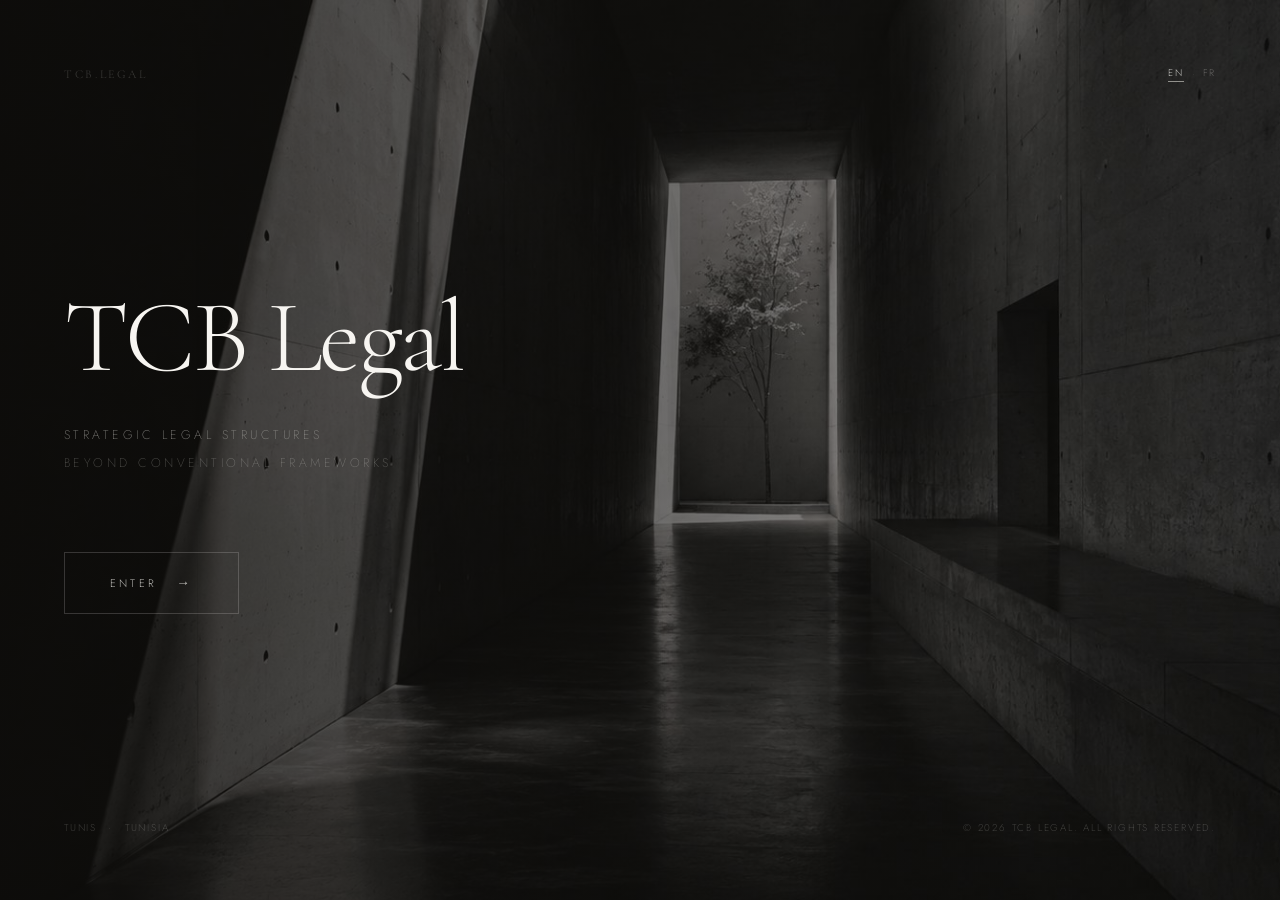
<file: index.html>
<!DOCTYPE html>
<html lang="en">

<head>
  <meta charset="UTF-8" />
  <meta name="viewport" content="width=device-width, initial-scale=1.0" />
  <meta name="description" content="TCB Legal — Strategic legal structures beyond conventional frameworks." />
  <title>TCB Legal</title>
  <link rel="stylesheet" href="style.css" />
</head>

<body class="is-entry">

  <div class="entry-bg" aria-hidden="true"></div>

  <header style="position:relative;z-index:1;display:flex;justify-content:space-between;align-items:center;">
    <span
      style="font-family:'Cormorant Garamond',serif;font-size:0.75rem;font-weight:300;letter-spacing:0.22em;text-transform:uppercase;color:rgba(247,245,241,0.2);">tcb.legal</span>
    <div class="entry-lang">
      <button class="lang-btn active" data-lang="en" onclick="TCB.setLang('en')">EN</button>
      <span class="lang-dot">&middot;</span>
      <button class="lang-btn" data-lang="fr" onclick="TCB.setLang('fr')">FR</button>
    </div>
  </header>

  <main class="entry-main">
    <h1 class="entry-wordmark">TCB Legal</h1>
    <div class="entry-tagline">
      <span data-i18n="entry.tag1">Strategic legal structures</span>
      <span data-i18n="entry.tag2">Beyond conventional frameworks</span>
    </div>
    <div class="entry-cta">
      <a href="home.html" class="btn-enter">
        <span data-i18n="entry.enter">Enter</span>
        <span class="btn-enter-arrow">→</span>
      </a>
    </div>
  </main>

  <footer class="entry-bottom">
    <span data-i18n="entry.location">Tunis &ensp;&middot;&ensp; Tunisia</span>
    <span data-i18n="footer.rights">&copy; 2025 TCB Legal. All rights reserved.</span>
  </footer>

  <script src="translations.js"></script>
  <script>
    /* minimal bootstrap for entry page */
    window.TCB = window.TCB || {};
    (function () {
      var lang = localStorage.getItem('tcb-lang') || 'en';
      function t(k) { var d = window.TCB_LANG && window.TCB_LANG[lang]; return (d && d[k] !== undefined) ? d[k] : k; }
      function apply() {
        document.querySelectorAll('[data-i18n]').forEach(function (el) { el.innerHTML = t(el.dataset.i18n); });
        document.documentElement.lang = lang;
        document.querySelectorAll('.lang-btn').forEach(function (b) { b.classList.toggle('active', b.dataset.lang === lang); });
      }
      window.TCB.setLang = function (l) { lang = l; localStorage.setItem('tcb-lang', l); apply(); };
      apply();
    })();
  </script>
</body>

</html>
</file>
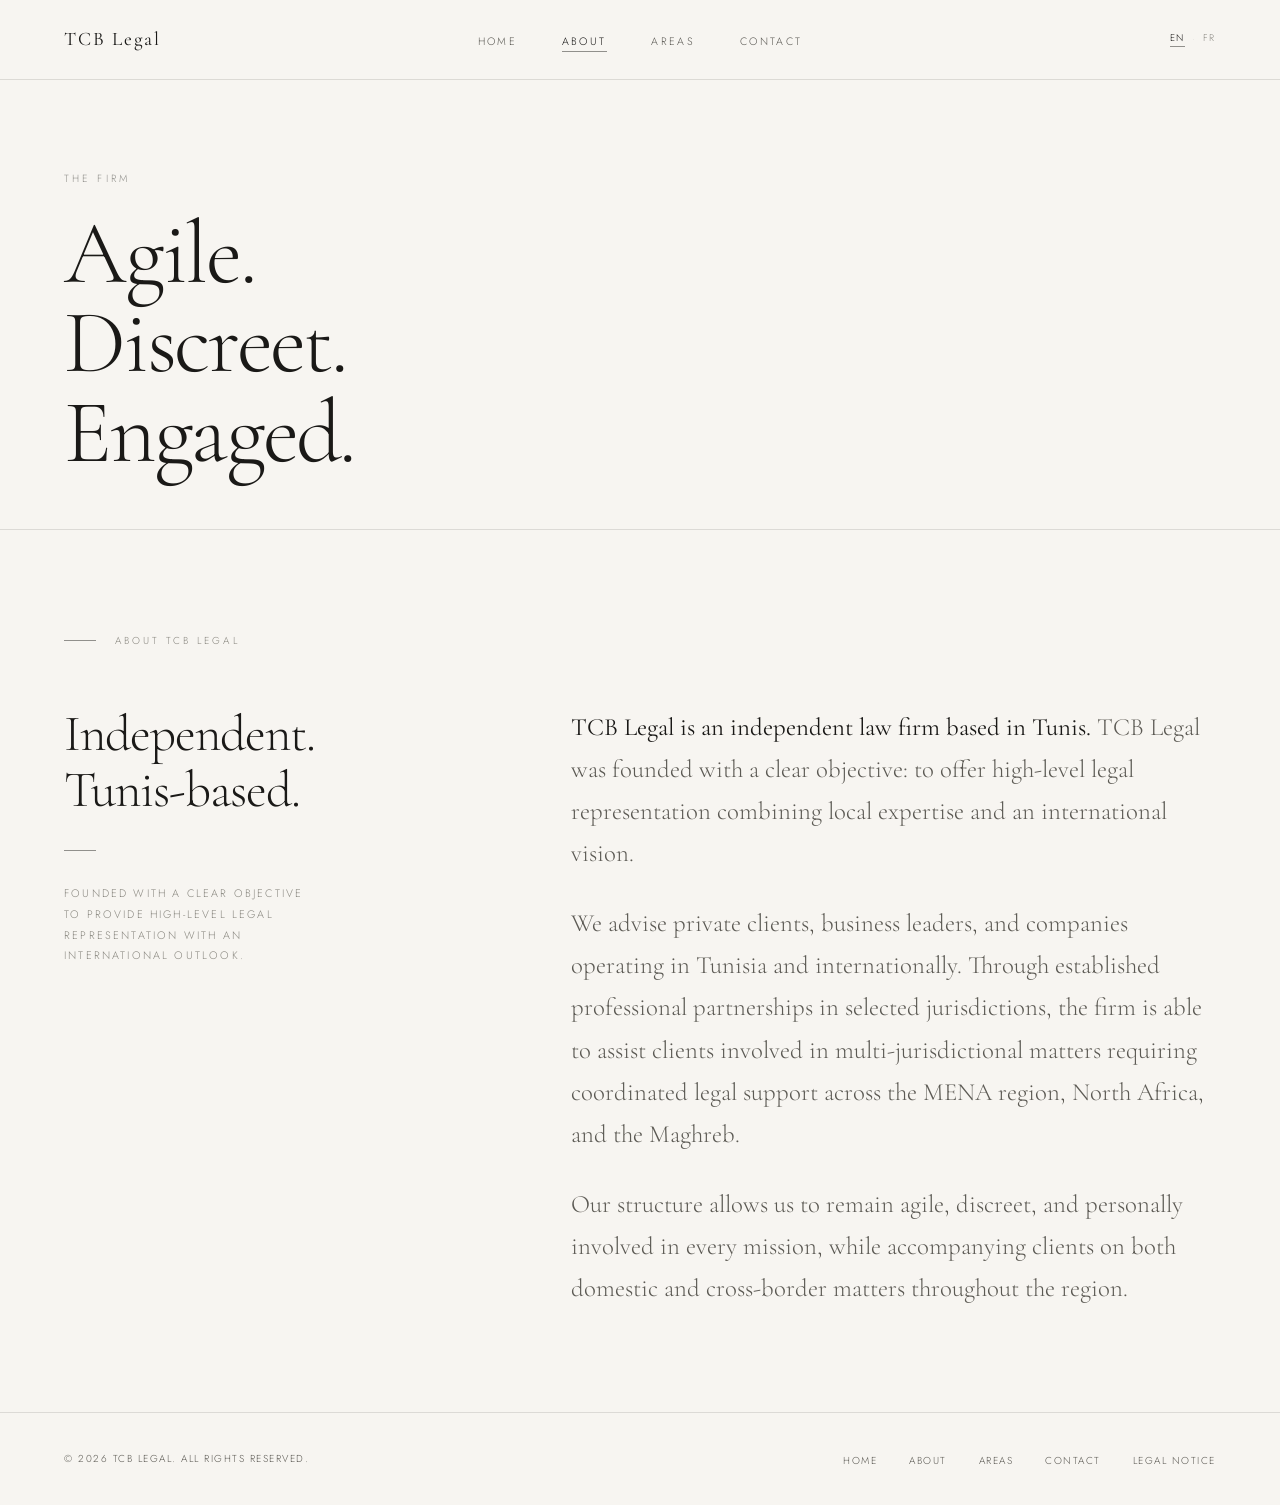
<file: about.html>
<!DOCTYPE html>
<html lang="en">
<head>
  <meta charset="UTF-8" />
  <meta name="viewport" content="width=device-width, initial-scale=1.0" />
  <title>The Firm — TCB Legal</title>
  <link rel="stylesheet" href="style.css" />
</head>
<body>
  <div id="site-nav"></div>
  <div class="page">

    <header class="page-header">
      <p class="page-eyebrow reveal" data-i18n="about.eyebrow">The Firm</p>
      <h1 class="page-title reveal reveal-delay-1" data-i18n="about.title">Agile.<br>Discreet.<br>Engaged.</h1>
    </header>

    <section class="section">
      <div class="section-label reveal" data-i18n="about.section">About TCB Legal</div>
      <div class="about-body">

        <aside class="about-aside reveal">
          <div class="about-aside-title" data-i18n="about.aside.title">Independent.<br>Tunis-based.</div>
          <div class="about-aside-line"></div>
          <p class="about-aside-note" data-i18n="about.aside.note">Founded with a clear objective<br>to provide high-level legal<br>representation with an<br>international outlook.</p>
        </aside>

        <div class="about-content">
          <p class="reveal" data-i18n="about.p1"><strong>TCB Legal is an independent law firm based in Tunis.</strong> TCB Legal was founded with a clear objective: to offer high-level legal representation combining local expertise and an international vision.</p>
          <br>
          <p class="reveal reveal-delay-1" data-i18n="about.p2">We advise private clients, business leaders, and companies operating in Tunisia and internationally. Through established professional partnerships in selected jurisdictions, the firm is able to assist clients involved in multi-jurisdictional matters requiring coordinated legal support across the MENA region, North Africa, and the Maghreb.</p>
          <br>
          <p class="reveal reveal-delay-2" data-i18n="about.p3">Our structure allows us to remain agile, discreet, and personally involved in every mission, while accompanying clients on both domestic and cross-border matters throughout the region.</p>
        </div>

      </div>
    </section>

  </div>
  <div id="site-footer"></div>
  <script src="translations.js"></script>
  <script src="components.js"></script>
  <script src="main.js"></script>
</body>
</html>
</file>
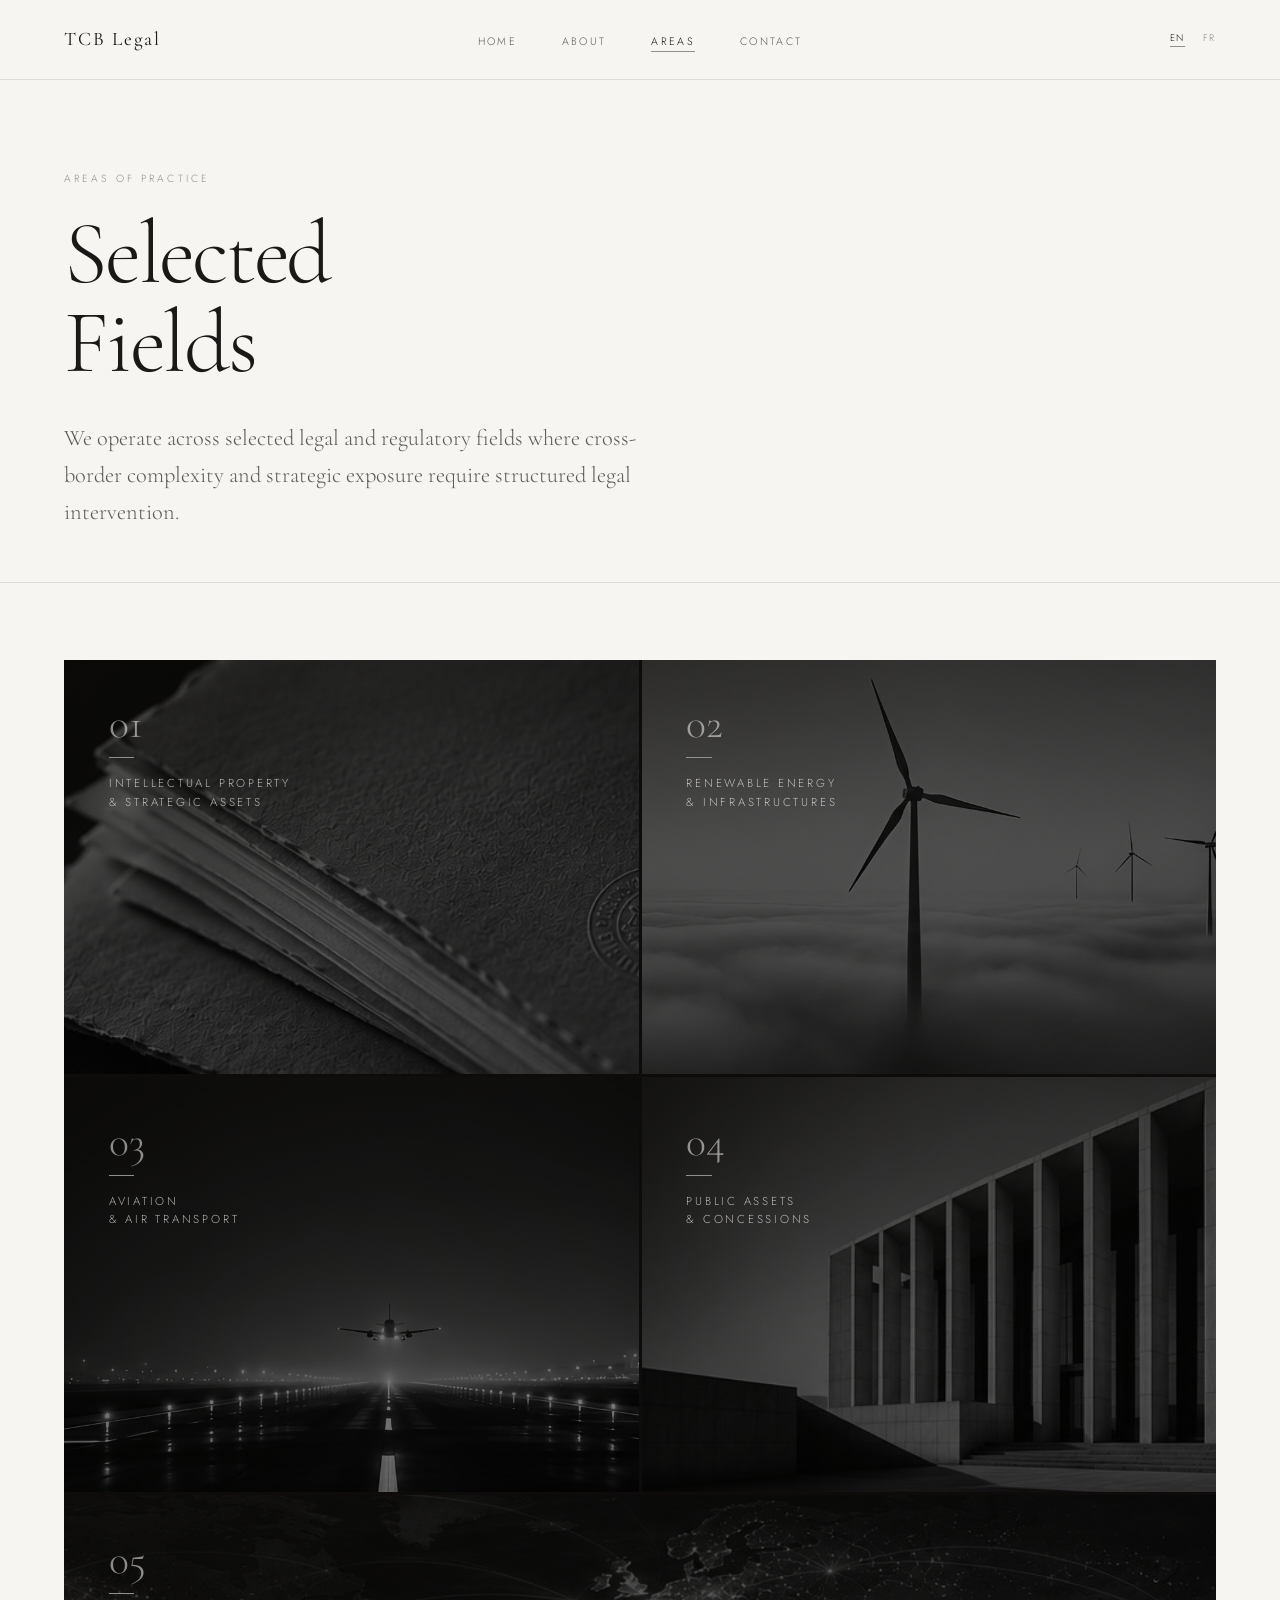
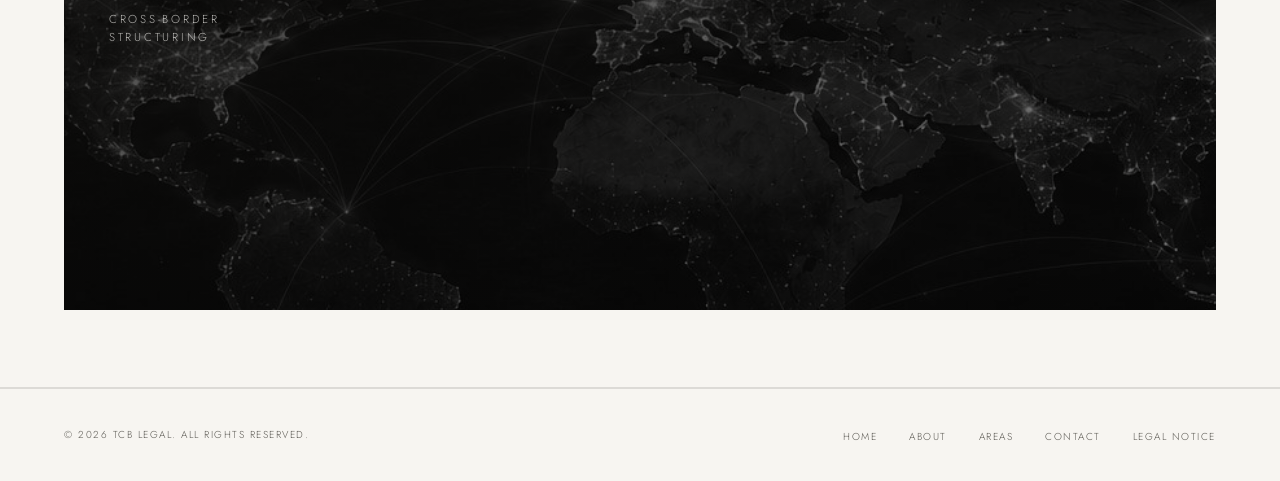
<file: areas.html>
<!DOCTYPE html>
<html lang="en">
<head>
  <meta charset="UTF-8" />
  <meta name="viewport" content="width=device-width, initial-scale=1.0" />
  <title>Areas — TCB Legal</title>
  <link rel="stylesheet" href="style.css" />
</head>
<body>
  <div id="site-nav"></div>
  <div class="page">

    <header class="page-header">
      <p class="page-eyebrow reveal" data-i18n="areas.eyebrow">Areas of Practice</p>
      <h1 class="page-title reveal reveal-delay-1" data-i18n="areas.title">Selected<br>Fields</h1>
      <p class="page-lead reveal reveal-delay-2" data-i18n="areas.lead">We operate across selected legal and regulatory fields where cross-border complexity and strategic exposure require structured legal intervention.</p>
    </header>

    <div class="areas-grid-wrap">
      <div class="areas-grid">

        <div class="area-tile">
          <img class="area-tile-img" src="img/area-intellectual.png" alt="" />
          <div class="area-tile-overlay"></div>
          <div class="area-tile-content">
            <div class="area-tile-num">01</div>
            <div class="area-tile-rule"></div>
            <div class="area-tile-name" data-i18n="areas.1.name">Intellectual Property<br>&amp; Strategic Assets</div>
            <div class="area-tile-desc" data-i18n="areas.1.desc">Protection, structuring and cross-border valorisation of intellectual and intangible assets.</div>
          </div>
        </div>

        <div class="area-tile">
          <img class="area-tile-img" style="object-position: 35%;" src="img/area-renewable.webp" alt="" />
          <div class="area-tile-overlay"></div>
          <div class="area-tile-content">
            <div class="area-tile-num">02</div>
            <div class="area-tile-rule"></div>
            <div class="area-tile-name" data-i18n="areas.2.name">Renewable Energy<br>&amp; Infrastructures</div>
            <div class="area-tile-desc" data-i18n="areas.2.desc">Legal advisory for renewable energy projects and large-scale infrastructure developments.</div>
          </div>
        </div>

        <div class="area-tile">
          <img class="area-tile-img" src="img/area-aviation.webp" alt="" />
          <div class="area-tile-overlay"></div>
          <div class="area-tile-content">
            <div class="area-tile-num">03</div>
            <div class="area-tile-rule"></div>
            <div class="area-tile-name" data-i18n="areas.3.name">Aviation<br>&amp; Air Transport</div>
            <div class="area-tile-desc" data-i18n="areas.3.desc">Advisory on aviation-related legal and regulatory matters.</div>
          </div>
        </div>

        <div class="area-tile">
          <img class="area-tile-img" src="img/area-public-assets.png" alt="" />
          <div class="area-tile-overlay"></div>
          <div class="area-tile-content">
            <div class="area-tile-num">04</div>
            <div class="area-tile-rule"></div>
            <div class="area-tile-name" data-i18n="areas.4.name">Public Assets<br>&amp; Concessions</div>
            <div class="area-tile-desc" data-i18n="areas.4.desc">Legal and strategic advisory including public assets and concessions.</div>
          </div>
        </div>

        <div class="area-tile area-tile--full">
          <img class="area-tile-img" src="img/area-crossborder.png" alt="" style="object-position:center 40%;" />
          <div class="area-tile-overlay"></div>
          <div class="area-tile-content">
            <div class="area-tile-num">05</div>
            <div class="area-tile-rule"></div>
            <div class="area-tile-name" data-i18n="areas.5.name">Cross-Border<br>Structuring</div>
            <div class="area-tile-desc" data-i18n="areas.5.desc">Design and coordination of multi-jurisdictional transactions.</div>
          </div>
        </div>

      </div>
      <!-- <div class="areas-grid">

        <div style="grid-column: 1; grid-row: 1;" class="area-tile">
          <img class="area-tile-img" src="img/area-intellectual.png" alt="" />
          <div class="area-tile-overlay"></div>
          <div class="area-tile-content">
            <div class="area-tile-num">01</div>
            <div class="area-tile-rule"></div>
            <div class="area-tile-name" data-i18n="areas.1.name">Intellectual Property<br>&amp; Strategic Assets</div>
            <div class="area-tile-desc" data-i18n="areas.1.desc">Protection, structuring and cross-border valorisation of intellectual and intangible assets.</div>
          </div>
        </div>

        <div style="grid-column: 2; grid-row: 1 / span 2;" class="area-tile">
          <img class="area-tile-img" style="object-position: 35%;" src="img/area-renewable.webp" alt="" />
          <div class="area-tile-overlay"></div>
          <div class="area-tile-content">
            <div class="area-tile-num">02</div>
            <div class="area-tile-rule"></div>
            <div class="area-tile-name" data-i18n="areas.2.name">Renewable Energy<br>&amp; Infrastructures</div>
            <div class="area-tile-desc" data-i18n="areas.2.desc">Legal advisory for renewable energy projects and large-scale infrastructure developments.</div>
          </div>
        </div>

        <div style="grid-column: 1; grid-row: 2 / span 2;" class="area-tile">
          <img class="area-tile-img" src="img/area-aviation.webp" alt="" />
          <div class="area-tile-overlay"></div>
          <div class="area-tile-content">
            <div class="area-tile-num">03</div>
            <div class="area-tile-rule"></div>
            <div class="area-tile-name" data-i18n="areas.3.name">Aviation<br>&amp; Air Transport</div>
            <div class="area-tile-desc" data-i18n="areas.3.desc">Advisory on aviation-related legal and regulatory matters.</div>
          </div>
        </div>

        <div style="grid-column: 2; grid-row: 3;" class="area-tile">
          <img class="area-tile-img" src="img/area-public-assets.png" alt="" />
          <div class="area-tile-overlay"></div>
          <div class="area-tile-content">
            <div class="area-tile-num">04</div>
            <div class="area-tile-rule"></div>
            <div class="area-tile-name" data-i18n="areas.4.name">Public Assets<br>&amp; Concessions</div>
            <div class="area-tile-desc" data-i18n="areas.4.desc">Legal and strategic advisory including public assets and concessions.</div>
          </div>
        </div>

        <div class="area-tile area-tile--full">
          <img class="area-tile-img" src="img/area-crossborder.png" alt="" style="object-position:center 40%;" />
          <div class="area-tile-overlay"></div>
          <div class="area-tile-content">
            <div class="area-tile-num">05</div>
            <div class="area-tile-rule"></div>
            <div class="area-tile-name" data-i18n="areas.5.name">Cross-Border<br>Structuring</div>
            <div class="area-tile-desc" data-i18n="areas.5.desc">Design and coordination of multi-jurisdictional transactions.</div>
          </div>
        </div>

      </div> -->
    </div>

  </div>
  <div id="site-footer"></div>
  <script src="translations.js"></script>
  <script src="components.js"></script>
  <script src="main.js"></script>
</body>
</html>
</file>
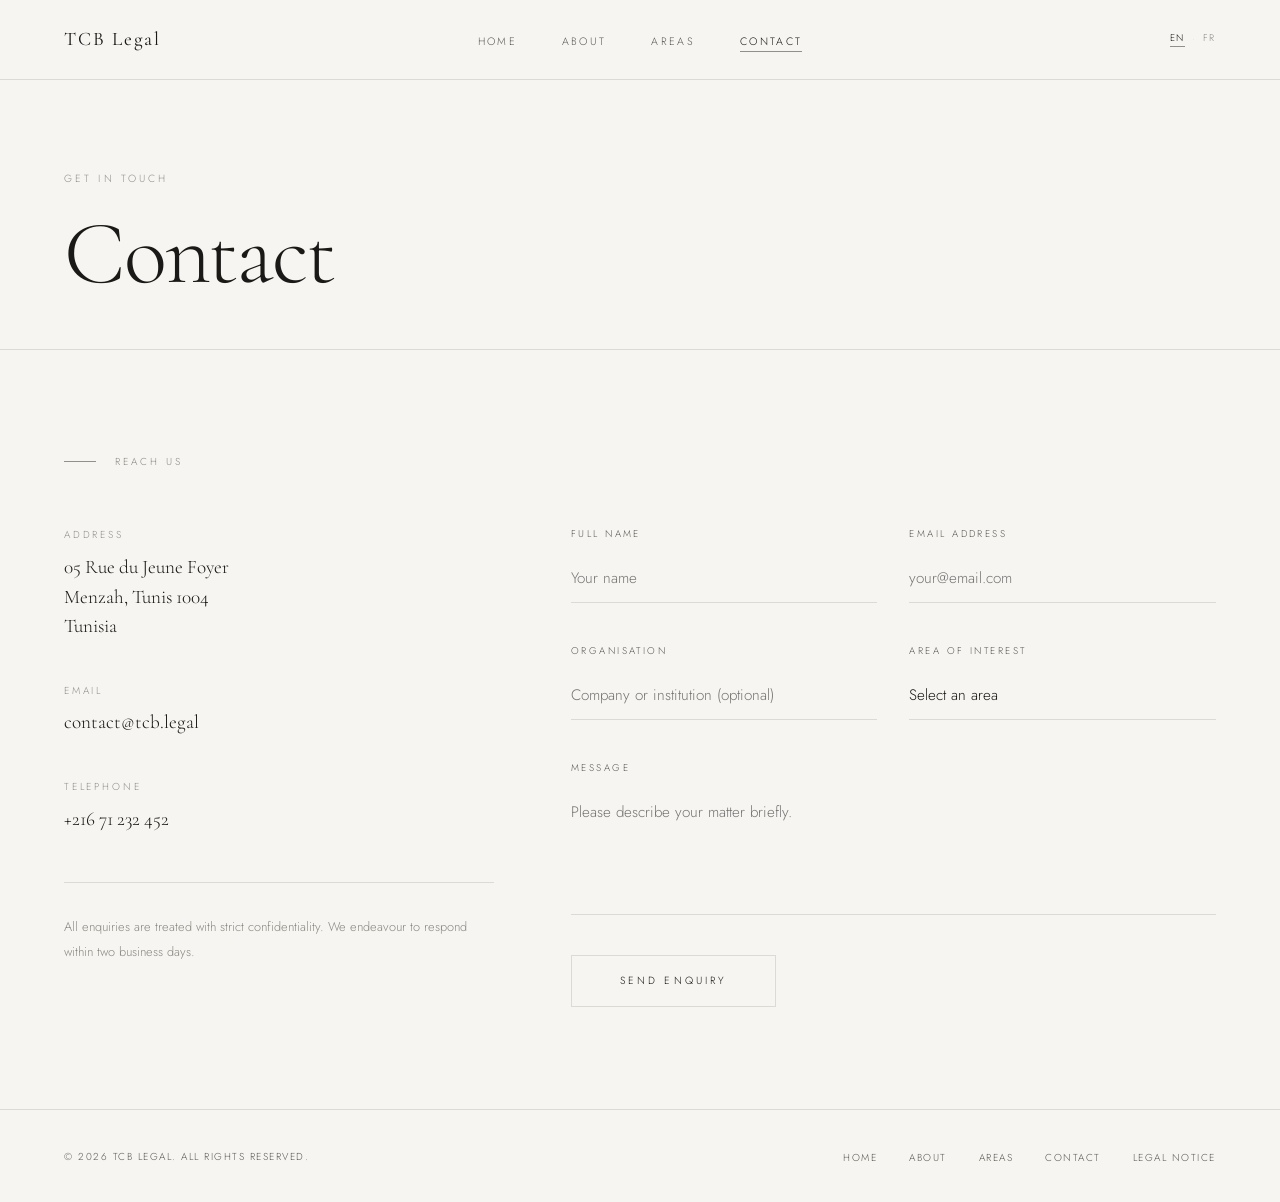
<file: contact.html>
<!DOCTYPE html>
<html lang="en">

<head>
  <meta charset="UTF-8" />
  <meta name="viewport" content="width=device-width, initial-scale=1.0" />
  <title>Contact — TCB Legal</title>
  <link rel="stylesheet" href="style.css" />
</head>

<body>
  <div id="site-nav"></div>
  <div class="page">

    <header class="page-header">
      <p class="page-eyebrow reveal" data-i18n="contact.eyebrow">Get in Touch</p>
      <h1 class="page-title reveal reveal-delay-1" data-i18n="contact.title">Contact</h1>
    </header>

    <section class="section">
      <div class="section-label reveal" data-i18n="contact.section">Reach Us</div>
      <div class="contact-body">

        <aside class="contact-aside reveal">
          <div class="contact-info-block">
            <div class="contact-info-label" data-i18n="contact.addr.label">Address</div>
            <div class="contact-info-value" data-i18n="contact.addr.val">05 Rue du Jeune Foyer<br>Menzah, Tunis
              1004<br>Tunisia</div>
          </div>
          <div class="contact-info-block">
            <div class="contact-info-label" data-i18n="contact.email.label">Email</div>
            <div class="contact-info-value"><a href="mailto:contact@tcb.legal">contact@tcb.legal</a></div>
          </div>
          <div class="contact-info-block">
            <div class="contact-info-label" data-i18n="contact.tel.label">Telephone</div>
            <div class="contact-info-value"><a href="tel:+21671232452">+216 71 232 452</a></div>
          </div>
          <div class="contact-note" data-i18n="contact.note">All enquiries are treated with strict confidentiality. We
            endeavour to respond within two business days.</div>
        </aside>

        <div class="reveal reveal-delay-1">
          <form class="contact-form" action="https://api.staticforms.dev/submit" method="POST">
            <input type="hidden" name="apiKey" value="sf_107a904e30c8cd36b04ef9e5" />
            <input type="hidden" name="subject" value="TCB Legal submission" />
            <input type="text" name="honeypot" style="display:none" tabindex="-1" autocomplete="off" />
            <div class="form-row">
              <div class="form-field">
                <label for="fname" data-i18n="contact.f.name.l">Full Name</label>
                <input type="text" id="fname" name="name" required autocomplete="name" data-i18n-ph="contact.f.name.ph"
                  placeholder="Your name" />
              </div>
              <div class="form-field">
                <label for="femail" data-i18n="contact.f.email.l">Email Address</label>
                <input type="email" id="femail" name="email" required autocomplete="email"
                  placeholder="your@email.com" />
              </div>
            </div>
            <div class="form-row">
              <div class="form-field">
                <label for="forg" data-i18n="contact.f.org.l">Organisation</label>
                <input type="text" id="forg" name="company" autocomplete="organization" data-i18n-ph="contact.f.org.ph"
                  placeholder="Company or institution (optional)" />
              </div>
              <div class="form-field">
                <label for="area-select" data-i18n="contact.f.area.l">Area of Interest</label>
                <select id="area-select" name="area">
                  <option value="" disabled selected>Select an area</option>
                  <option>Intellectual Property &amp; Strategic Assets</option>
                  <option>Renewable Energy &amp; Infrastructures</option>
                  <option>Aviation &amp; Air Transport</option>
                  <option>Public Assets &amp; Concessions</option>
                  <option>Cross-Border Structuring</option>
                  <option>Other</option>
                </select>
              </div>
            </div>
            <div class="form-field">
              <label for="fmsg" data-i18n="contact.f.msg.l">Message</label>
              <textarea id="fmsg" name="message" required data-i18n-ph="contact.f.msg.ph"
                placeholder="Please describe your matter briefly."></textarea>
            </div>
            <button type="submit" class="form-submit">
              <span data-i18n="contact.f.submit">Send Enquiry</span>
            </button>
          </form>
          <div class="form-success" data-i18n="contact.success">
            Thank you. Your enquiry has been received &mdash; we will be in touch shortly.
          </div>
          <div class="form-fail" data-i18n="contact.fail">
            Sorry, your enquiry could not be submitted. Please try again later.
          </div>
        </div>

      </div>
    </section>

  </div>
  <div id="site-footer"></div>
  <script src="translations.js"></script>
  <script src="components.js"></script>
  <script src="main.js"></script>
</body>

</html>
</file>
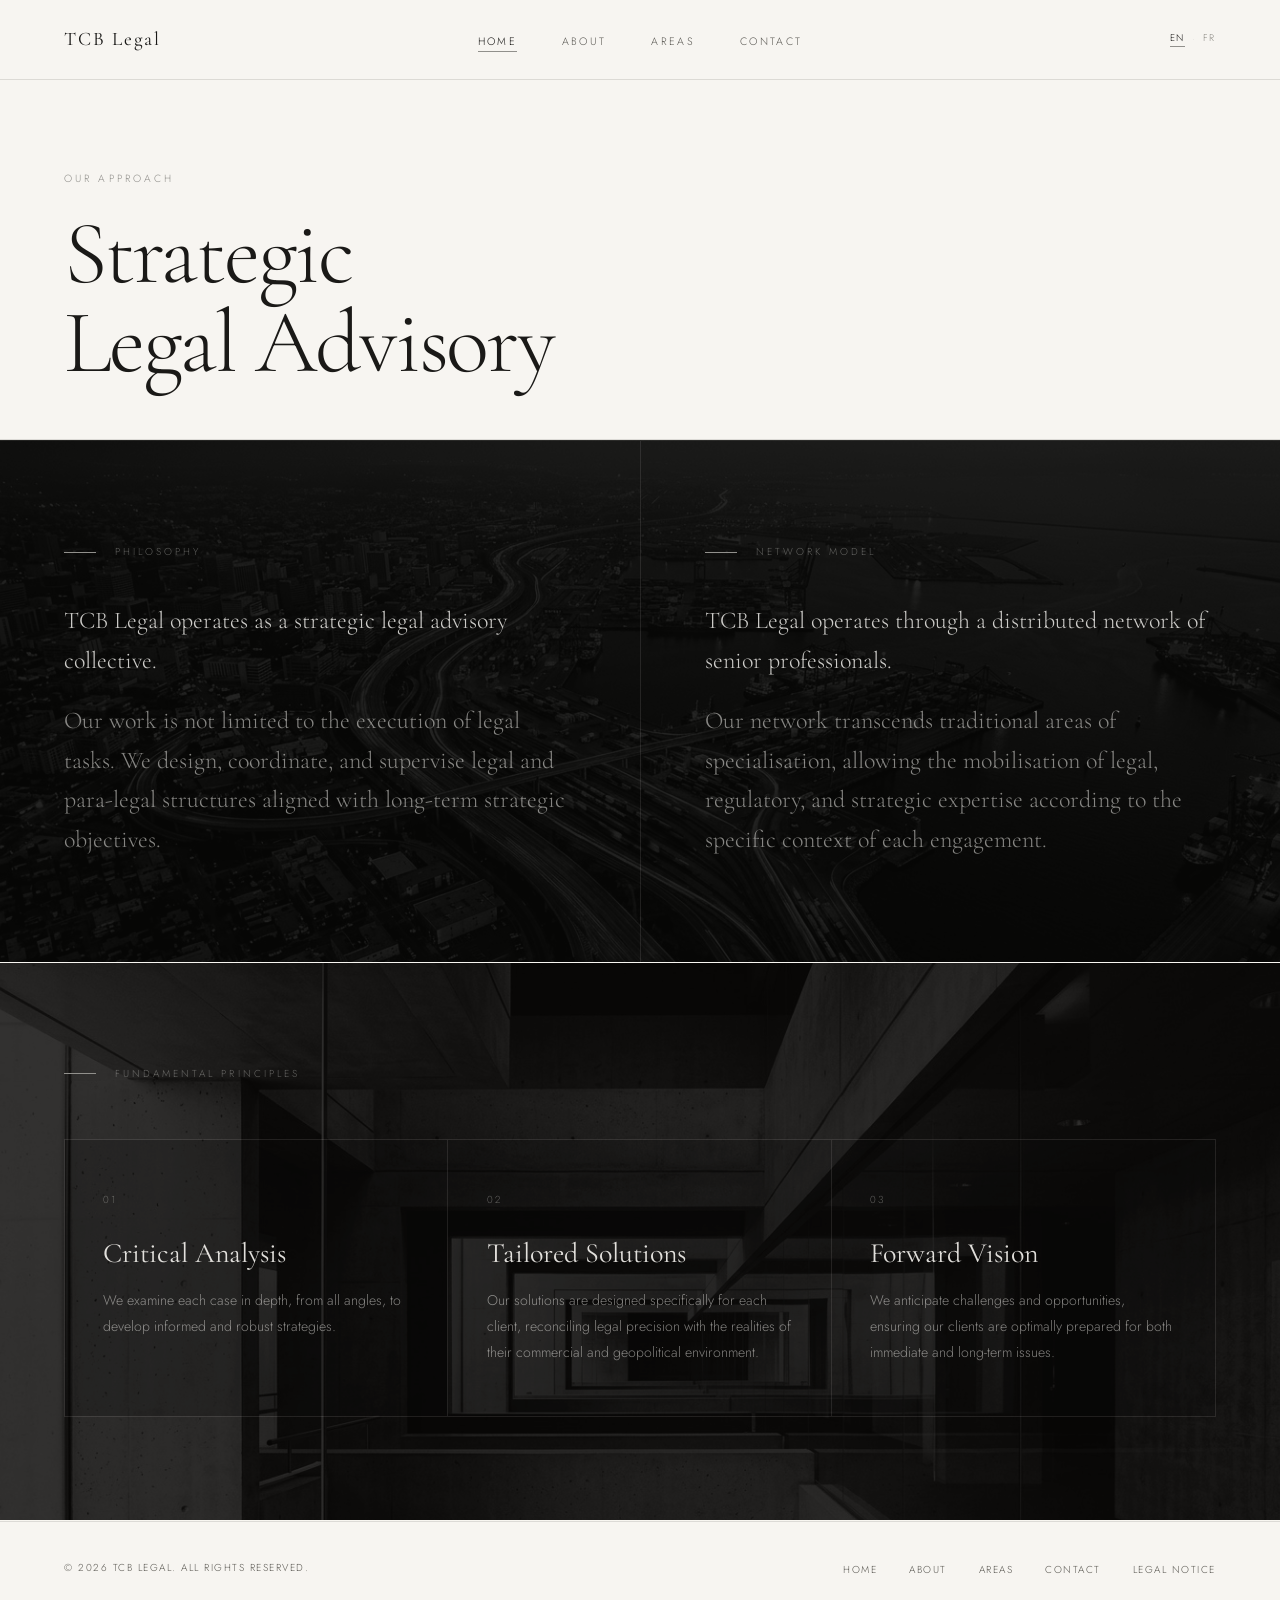
<file: home.html>
<!DOCTYPE html>
<html lang="en">
<head>
  <meta charset="UTF-8" />
  <meta name="viewport" content="width=device-width, initial-scale=1.0" />
  <title>TCB Legal</title>
  <link rel="stylesheet" href="style.css" />
</head>
<body>
  <div id="site-nav"></div>
  <div class="page">

    <!-- ── Page header ─────────────────────────── -->
    <header class="page-header">
      <p class="page-eyebrow reveal" data-i18n="home.eyebrow">Our Approach</p>
      <div class="page-header-row">
        <h1 class="page-title reveal reveal-delay-1" data-i18n="home.title">Strategic<br>Legal Advisory</h1>
        <!-- <div class="network-stats reveal reveal-delay-2">
            <div class="stat-cell">
              <div class="stat-label" data-i18n="home.s1.label">Base</div>
              <div class="stat-value" data-i18n="home.s1.val">Tunis</div>
            </div>
            <div class="stat-cell">
              <div class="stat-label" data-i18n="home.s2.label">Reach</div>
              <div class="stat-value" data-i18n="home.s2.val">Multi-jurisdictional</div>
            </div>
            <div style="grid-column: 1 / span 2;" class="stat-cell">
              <div class="stat-label" data-i18n="home.s3.label">—</div>
              <div class="stat-value" data-i18n="home.s3.val">Legal Offices</div>
            </div>
          </div> -->
      </div>
    </header>

    <!-- ── Philosophy + Network — dark two-col ─── -->
    <div class="twocol-imgbg">
      <img class="twocol-imgbg-photo" src="img/index2.png" alt="" aria-hidden="true" />
      <div class="twocol-imgbg-inner">

        <!-- Left: Philosophy -->
        <div class="twocol-col">
          <div class="section-label reveal" data-i18n="home.phil">Philosophy</div>
          <p class="reveal reveal-delay-1" data-i18n="home.phil.p1">TCB Legal operates as a strategic legal advisory collective.</p>
          <p class="reveal reveal-delay-2" data-i18n="home.phil.p2">Our work is not limited to the execution of legal tasks. We design, coordinate, and supervise legal and para-legal structures aligned with long-term strategic objectives.</p>
        </div>

        <!-- Right: Network Model -->
        <div class="twocol-col">
          <div class="section-label reveal" data-i18n="home.network">Network Model</div>
          <p class="reveal reveal-delay-1" data-i18n="home.net.p1">TCB Legal operates through a distributed network of senior professionals.</p>
          <p class="reveal reveal-delay-2" data-i18n="home.net.p2">Our network transcends traditional areas of specialisation, allowing the mobilisation of legal, regulatory, and strategic expertise according to the specific context of each engagement.</p>
        </div>

      </div>
    </div>

    <!-- ── Core Principles — dark image ─────────── -->
    <section class="section-imgbg">
      <img class="section-imgbg-photo" src="img/index1.png" alt="" aria-hidden="true" />
      <div class="section-imgbg-inner">
        <div class="section-label reveal" data-i18n="home.principles">Fundamental Principles</div>
        <div class="principles-grid-dark">

          <div class="principle-dark reveal">
            <div class="principle-num">01</div>
            <h2 class="principle-title" data-i18n="home.p1.title">Critical Analysis</h2>
            <p  class="principle-text"  data-i18n="home.p1.text">We examine each case in depth, from all angles, to develop informed and robust strategies.</p>
          </div>

          <div class="principle-dark reveal reveal-delay-1">
            <div class="principle-num">02</div>
            <h2 class="principle-title" data-i18n="home.p2.title">Tailored Solutions</h2>
            <p  class="principle-text"  data-i18n="home.p2.text">Our solutions are designed specifically for each client, reconciling legal precision with the realities of their commercial and geopolitical environment.</p>
          </div>

          <div class="principle-dark reveal reveal-delay-2">
            <div class="principle-num">03</div>
            <h2 class="principle-title" data-i18n="home.p3.title">Forward Vision</h2>
            <p  class="principle-text"  data-i18n="home.p3.text">We anticipate challenges and opportunities, ensuring our clients are optimally prepared for both immediate and long-term issues.</p>
          </div>

        </div>
      </div>
    </section>

  </div>
  <div id="site-footer"></div>
  <script src="translations.js"></script>
  <script src="components.js"></script>
  <script src="main.js"></script>
</body>
</html>
</file>
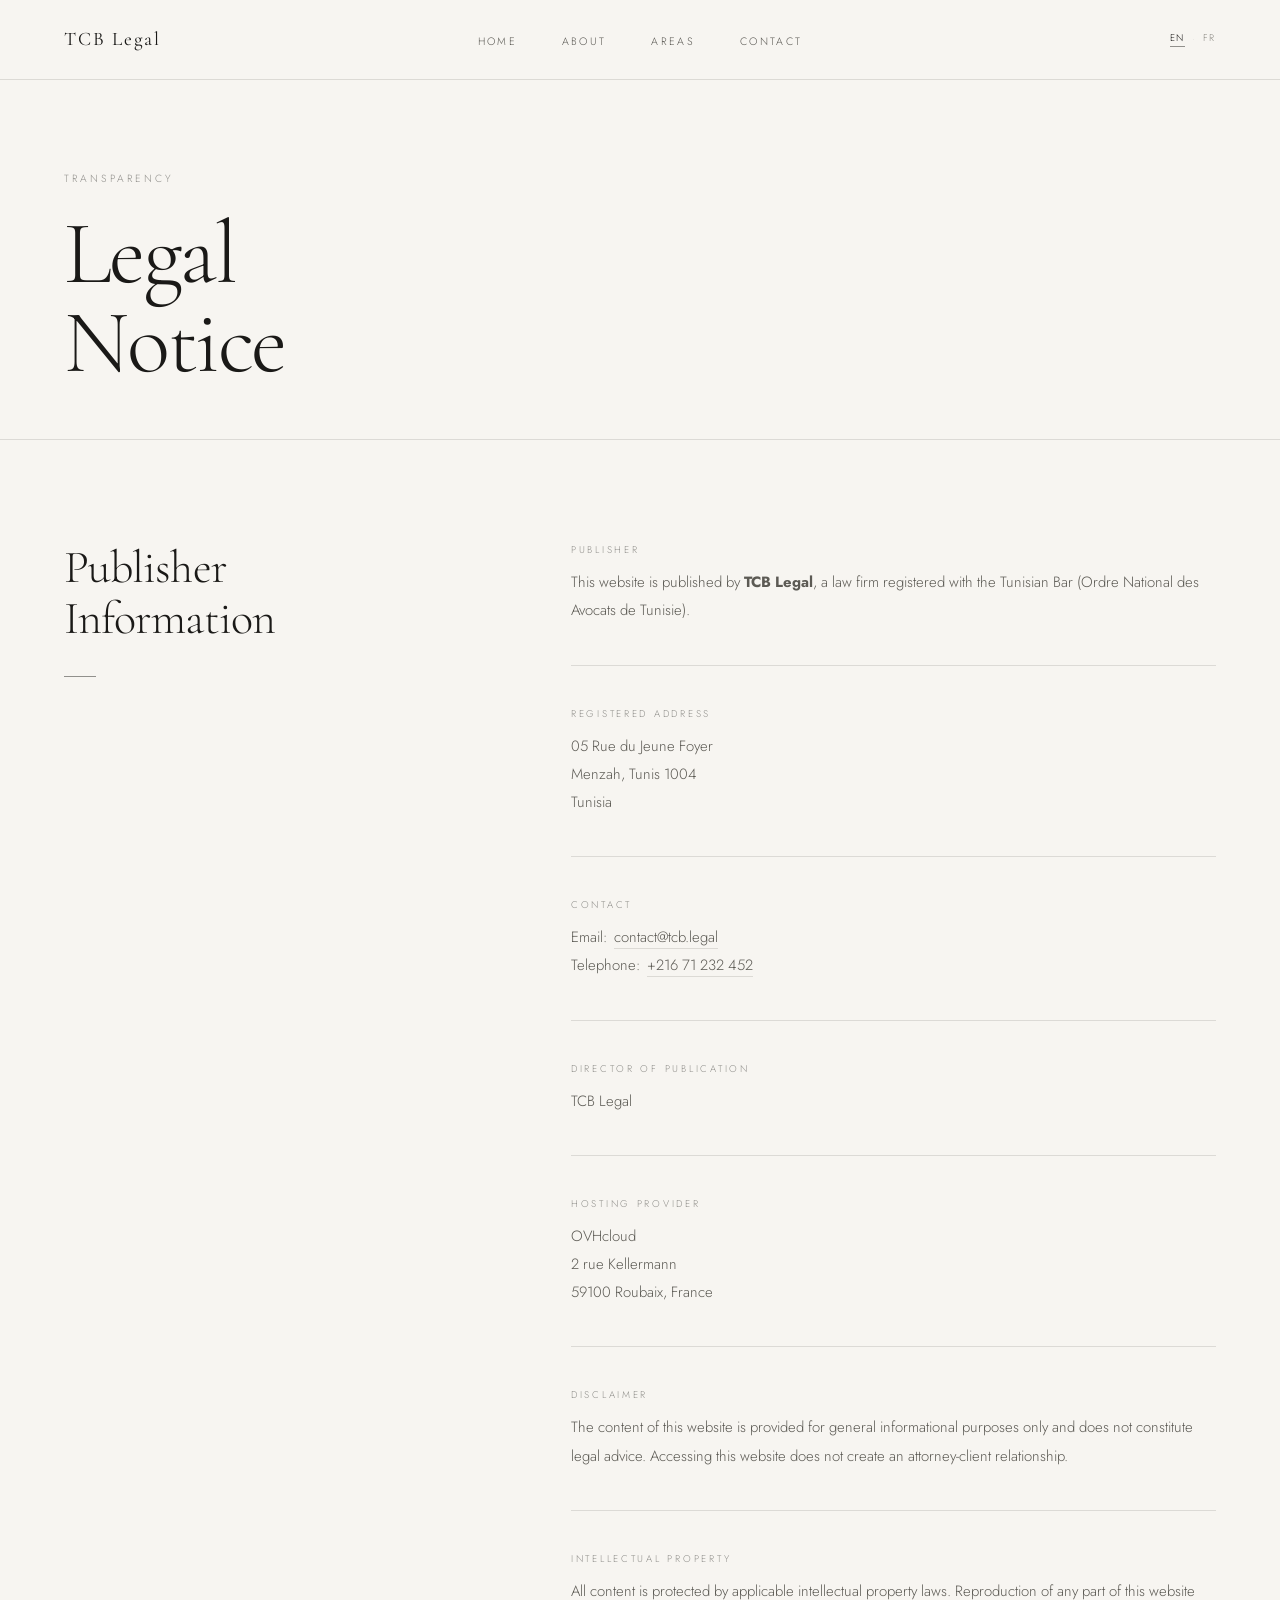
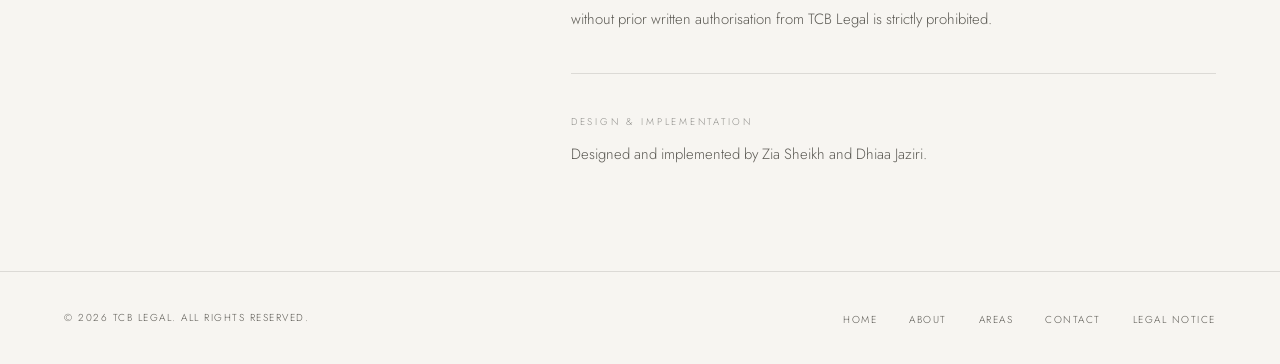
<file: legal-notice.html>
<!DOCTYPE html>
<html lang="en">
<head>
  <meta charset="UTF-8" />
  <meta name="viewport" content="width=device-width, initial-scale=1.0" />
  <title>Legal Notice — TCB Legal</title>
  <link rel="stylesheet" href="style.css" />
</head>
<body>
  <div id="site-nav"></div>
  <div class="page">

    <header class="page-header">
      <p class="page-eyebrow reveal" data-i18n="legal.eyebrow">Transparency</p>
      <h1 class="page-title reveal reveal-delay-1" data-i18n="legal.title">Legal<br>Notice</h1>
    </header>

    <section class="section">
      <div class="legal-body">
        <aside class="legal-aside reveal">
          <div class="legal-aside-title" data-i18n="legal.aside.title">Publisher<br>Information</div>
          <div class="legal-aside-line"></div>
        </aside>
        <div class="legal-content">
          <div class="reveal">
            <div class="legal-block-label" data-i18n="legal.pub.label">Publisher</div>
            <p class="legal-block-text"   data-i18n="legal.pub.text">This website is published by <strong>TCB Legal</strong>, a law firm registered with the Tunisian Bar (Ordre National des Avocats de Tunisie).</p>
          </div>
          <div class="legal-separator reveal"></div>
          <div class="reveal">
            <div class="legal-block-label" data-i18n="legal.addr.label">Registered Address</div>
            <p class="legal-block-text"   data-i18n="legal.addr.text">05 Rue du Jeune Foyer<br>Menzah, Tunis 1004<br>Tunisia</p>
          </div>
          <div class="legal-separator reveal"></div>
          <div class="reveal">
            <div class="legal-block-label" data-i18n="legal.con.label">Contact</div>
            <p class="legal-block-text"   data-i18n="legal.con.text">Email:&ensp;<a href="mailto:contact@tcb.legal">contact@tcb.legal</a><br>Telephone:&ensp;<a href="tel:+21671232452">+216 71 232 452</a></p>
          </div>
          <div class="legal-separator reveal"></div>
          <div class="reveal">
            <div class="legal-block-label" data-i18n="legal.dir.label">Director of Publication</div>
            <p class="legal-block-text"   data-i18n="legal.dir.text">TCB Legal</p>
          </div>
          <div class="legal-separator reveal"></div>
          <div class="reveal">
            <div class="legal-block-label" data-i18n="legal.host.label">Hosting Provider</div>
            <p class="legal-block-text"   data-i18n="legal.host.text">OVHcloud<br>2 rue Kellermann<br>59100 Roubaix, France</p>
          </div>
          <div class="legal-separator reveal"></div>
          <div class="reveal">
            <div class="legal-block-label" data-i18n="legal.dis.label">Disclaimer</div>
            <p class="legal-block-text"   data-i18n="legal.dis.text">The content of this website is provided for general informational purposes only and does not constitute legal advice. Accessing this website does not create an attorney-client relationship.</p>
          </div>
          <div class="legal-separator reveal"></div>
          <div class="reveal">
            <div class="legal-block-label" data-i18n="legal.ip.label">Intellectual Property</div>
            <p class="legal-block-text"   data-i18n="legal.ip.text">All content is protected by applicable intellectual property laws. Reproduction of any part of this website without prior written authorisation from TCB Legal is strictly prohibited.</p>
          </div>
          <div class="legal-separator reveal"></div>
          <div class="reveal">
            <div class="legal-block-label" data-i18n="legal.di.label">Design &amp; Implementation</div>
            <p class="legal-block-text" data-i18n="legal.di.text">Designed and implemented by Zia Sheikh and Dhiaa Jaziri.</p>
          </div>
        </div>
      </div>
    </section>

  </div>
  <div id="site-footer"></div>
  <script src="translations.js"></script>
  <script src="components.js"></script>
  <script src="main.js"></script>
</body>
</html>
</file>
<file: style.css>
/* =========================================
   TCB Legal — Design System v3
   Fonts: Cormorant Garamond + Jost
   Accent: #91908C
   ========================================= */

@import url('https://fonts.googleapis.com/css2?family=Cormorant+Garamond:ital,wght@0,300;0,400;0,500;1,300;1,400&family=Jost:wght@200;300;400&display=swap');

:root {
  --bg:           #F7F5F1;
  --bg-dark:      #0D0C0A;
  --bg-panel:     #EDEBE5;
  --bg-error:     #ede1dc;
  --text:         #1A1917;
  --text-muted:   #5C5A54;
  --text-faint:   #8A8880;
  --text-light:   #F7F5F1;
  --accent:       #91908C;
  --accent-dim:   rgba(145,144,140,0.14);
  --border:       rgba(26,25,23,0.12);

  --font-display: 'Cormorant Garamond', Georgia, serif;
  --font-body:    'Jost', 'Helvetica Neue', sans-serif;

  --nav-h:        5rem;
  --page-px:      clamp(1.5rem, 5vw, 6rem);
  --section-py:   clamp(4rem, 8vw, 9rem);
}

/* ─── Reset ─────────────────────────────── */
*, *::before, *::after { box-sizing: border-box; margin: 0; padding: 0; }
html { scroll-behavior: smooth; }
img  { display: block; max-width: 100%; }
a    { color: inherit; }

body {
  background: var(--bg);
  color: var(--text);
  font-family: var(--font-body);
  font-weight: 300;
  font-size: 1rem;
  line-height: 1.75;
  -webkit-font-smoothing: antialiased;
  -moz-osx-font-smoothing: grayscale;
  overflow-x: hidden;
}

/* ─── Entry Page ─────────────────────────── */
body.is-entry {
  background: var(--bg-dark);
  min-height: 100dvh;
  display: flex;
  flex-direction: column;
  justify-content: space-between;
  padding: clamp(2rem, 5vw, 5rem) var(--page-px);
  position: relative;
}

.entry-bg {
  position: fixed;
  inset: 0;
  z-index: 0;
  background-image: url('img/landingpage.png');
  background-size: cover;
  background-position: center 40%;
  background-repeat: no-repeat;
}

.entry-bg::after {
  content: '';
  position: absolute;
  inset: 0;
  background: linear-gradient(
    to right,
    rgba(13,12,10,0.86) 0%,
    rgba(13,12,10,0.58) 55%,
    rgba(13,12,10,0.28) 100%
  );
}

.entry-main {
  flex: 1;
  display: flex;
  flex-direction: column;
  justify-content: center;
  padding: clamp(3rem, 8vw, 8rem) 0;
  position: relative;
  z-index: 1;
}

.entry-wordmark {
  font-family: var(--font-display);
  font-weight: 300;
  font-size: clamp(3.8rem, 10vw, 8.5rem);
  color: var(--text-light);
  letter-spacing: -0.025em;
  line-height: 0.95;
  animation: fadeUp 1.4s cubic-bezier(0.16, 1, 0.3, 1) both;
}

.entry-tagline {
  margin-top: clamp(1.5rem, 3vw, 2.5rem);
  display: flex;
  flex-direction: column;
  gap: 0.4rem;
  animation: fadeUp 1.4s 0.25s cubic-bezier(0.16, 1, 0.3, 1) both;
}

.entry-tagline span {
  font-size: clamp(0.65rem, 1.2vw, 0.78rem);
  letter-spacing: 0.28em;
  text-transform: uppercase;
  font-weight: 200;
  color: var(--accent);
}

.entry-tagline span:last-child { color: rgba(247,245,241,0.32); }

.entry-cta {
  margin-top: clamp(3rem, 6vw, 5rem);
  animation: fadeUp 1.4s 0.5s cubic-bezier(0.16, 1, 0.3, 1) both;
}

.btn-enter {
  display: inline-flex;
  align-items: center;
  gap: 1.2rem;
  font-family: var(--font-body);
  font-size: 0.68rem;
  font-weight: 300;
  letter-spacing: 0.3em;
  text-transform: uppercase;
  text-decoration: none;
  color: rgba(247,245,241,0.72);
  border: 1px solid rgba(247,245,241,0.18);
  padding: 1.15rem 2.8rem;
  transition: color 0.5s, border-color 0.5s;
  position: relative;
  overflow: hidden;
}

.btn-enter::before {
  content: '';
  position: absolute;
  inset: 0;
  background: var(--accent-dim);
  transform: scaleX(0);
  transform-origin: left;
  transition: transform 0.55s cubic-bezier(0.16, 1, 0.3, 1);
}

.btn-enter:hover { color: rgba(247,245,241,0.95); border-color: rgba(145,144,140,0.45); }
.btn-enter:hover::before { transform: scaleX(1); }

.btn-enter-arrow {
  font-size: 0.85rem;
  transition: transform 0.4s;
  position: relative;
}
.btn-enter:hover .btn-enter-arrow { transform: translateX(5px); }

.entry-bottom {
  display: flex;
  justify-content: space-between;
  align-items: flex-end;
  font-size: 0.62rem;
  letter-spacing: 0.18em;
  text-transform: uppercase;
  color: rgba(247,245,241,0.2);
  position: relative;
  z-index: 1;
  animation: fadeIn 2s 1.2s ease both;
}

/* ─── Navigation ─────────────────────────── */
.nav {
  position: fixed;
  top: 0; left: 0; right: 0;
  z-index: 200;
  height: var(--nav-h);
  display: flex;
  align-items: center;
  justify-content: space-between;
  padding: 0 var(--page-px);
  background: rgba(247,245,241,0.92);
  backdrop-filter: blur(18px) saturate(1.2);
  -webkit-backdrop-filter: blur(18px) saturate(1.2);
  border-bottom: 1px solid var(--border);
}

.nav-logo {
  font-family: var(--font-display);
  font-size: 1.2rem;
  font-weight: 400;
  letter-spacing: 0.10em;
  text-decoration: none;
  color: var(--text);
  flex-shrink: 0;
  transition: opacity 0.3s;
}
.nav-logo:hover { opacity: 0.65; }

.nav-links {
  display: flex;
  gap: clamp(1.8rem, 3.5vw, 3.5rem);
  list-style: none;
}

.nav-links a {
  font-size: 0.67rem;
  letter-spacing: 0.22em;
  text-transform: uppercase;
  text-decoration: none;
  color: var(--text-muted);
  font-weight: 300;
  position: relative;
  padding-bottom: 3px;
  transition: color 0.35s;
}

.nav-links a::after {
  content: '';
  position: absolute;
  bottom: 0; left: 0;
  width: 0; height: 1px;
  background: var(--accent);
  transition: width 0.4s cubic-bezier(0.16,1,0.3,1);
}

.nav-links a:hover { color: var(--text); }
.nav-links a:hover::after { width: 100%; }
.nav-links a.active { color: var(--text); }
.nav-links a.active::after { width: 100%; }

.nav-hamburger {
  display: none;
  flex-direction: column;
  gap: 5px;
  background: none;
  border: none;
  cursor: pointer;
  padding: 4px;
  z-index: 201;
}

.nav-hamburger span {
  display: block;
  width: 24px;
  height: 1px;
  background: var(--text);
  transition: transform 0.35s, opacity 0.35s;
  transform-origin: center;
}

.nav-hamburger.open span:nth-child(1) { transform: translateY(6px) rotate(45deg); }
.nav-hamburger.open span:nth-child(2) { opacity: 0; transform: scaleX(0); }
.nav-hamburger.open span:nth-child(3) { transform: translateY(-6px) rotate(-45deg); }

.nav-mobile {
  display: none;
  position: fixed;
  inset: var(--nav-h) 0 0;
  background: var(--bg);
  z-index: 199;
  flex-direction: column;
  align-items: center;
  justify-content: center;
  gap: 2.8rem;
}

.nav-mobile.open { display: flex; }

.nav-mobile a {
  font-family: var(--font-display);
  font-size: 2.4rem;
  font-weight: 300;
  text-decoration: none;
  color: var(--text-muted);
  letter-spacing: 0.05em;
  transition: color 0.3s, letter-spacing 0.4s;
}

.nav-mobile a:hover { color: var(--text); letter-spacing: 0.08em; }

/* ─── Page Base ──────────────────────────── */
.page { padding-top: var(--nav-h); min-height: 100dvh; }

/* ─── Page Header ────────────────────────── */
.page-header {
  padding: clamp(3.5rem, 7vw, 7rem) var(--page-px) clamp(2rem, 4vw, 4rem);
  border-bottom: 1px solid var(--border);
}

.page-eyebrow {
  font-size: 0.65rem;
  letter-spacing: 0.3em;
  text-transform: uppercase;
  color: var(--accent);
  font-weight: 300;
  margin-bottom: 1.3rem;
}

.page-title {
  font-family: var(--font-display);
  font-size: clamp(3rem, 7vw, 6rem);
  font-weight: 300;
  letter-spacing: -0.025em;
  line-height: 1.0;
}

.page-lead {
  margin-top: 2rem;
  max-width: 52ch;
  font-family: var(--font-display);
  font-size: clamp(1.05rem, 2vw, 1.4rem);
  font-weight: 300;
  line-height: 1.65;
  color: var(--text-muted);
}

/* ─── Section ────────────────────────────── */
.section {
  padding: var(--section-py) var(--page-px);
  border-bottom: 1px solid var(--border);
}
.section:last-of-type { border-bottom: none; }

.section-label {
  display: flex;
  align-items: center;
  gap: 1.2rem;
  font-size: 0.63rem;
  letter-spacing: 0.3em;
  text-transform: uppercase;
  color: var(--text-faint);
  font-weight: 300;
  margin-bottom: 3.5rem;
}

.section-label::before {
  content: '';
  display: block;
  width: 2rem;
  height: 1px;
  background: var(--accent);
  flex-shrink: 0;
}

/* ─── Image Block — contained, natural ratio ─ */
.img-block {
  padding: clamp(2.5rem, 5vw, 5rem) var(--page-px);
  border-bottom: 1px solid var(--border);
  display: flex;
  flex-direction: column;
  align-items: center;
}

.img-block-inner {
  width: min(68%, 860px);
  position: relative;
  overflow: hidden;
  background: #1A1917;
}

.img-block-inner img {
  width: 100%;
  height: auto;
  display: block;
  filter: grayscale(100%);
  opacity: 0.80;
  transition: opacity 0.7s ease, transform 8s cubic-bezier(0.16,1,0.3,1);
  transform: scale(1.025);
}

.img-block-inner:hover img {
  opacity: 0.94;
  transform: scale(1.0);
}

.img-block-caption {
  margin-top: 1rem;
  width: min(68%, 860px);
  font-size: 0.58rem;
  letter-spacing: 0.2em;
  text-transform: uppercase;
  color: var(--text-faint);
  text-align: right;
}

/* ─── Home: Approach ─────────────────────── */
.approach-body {
  display: grid;
  grid-template-columns: 1fr 1fr;
  gap: clamp(3rem, 6vw, 8rem);
  align-items: center;
}

.approach-text p {
  font-family: var(--font-display);
  font-size: clamp(1.2rem, 2.4vw, 1.8rem);
  font-weight: 300;
  line-height: 1.55;
}

.approach-text p + p {
  margin-top: 1.5rem;
  color: var(--text-muted);
  font-size: clamp(1.05rem, 2vw, 1.5rem);
}

.approach-aside {
  border: 1px solid var(--border);
  padding: 2.8rem 2.5rem;
  transition: border-color 0.5s;
}

.approach-aside:hover { border-color: var(--accent); }

.approach-aside-label {
  font-size: 0.62rem;
  letter-spacing: 0.28em;
  text-transform: uppercase;
  color: var(--accent);
  margin-bottom: 1.2rem;
}

.approach-aside-text {
  font-family: var(--font-display);
  font-size: clamp(1.2rem, 2.2vw, 1.6rem);
  font-weight: 300;
  line-height: 1.5;
  color: var(--text-muted);
}

/* ─── Home: Principles ───────────────────── */
.principles-grid {
  display: grid;
  grid-template-columns: repeat(3, 1fr);
  border: 1px solid var(--border);
}

.principle {
  padding: clamp(2rem, 4vw, 3.5rem) clamp(1.5rem, 3vw, 2.8rem);
  border-right: 1px solid var(--border);
  position: relative;
  overflow: hidden;
  transition: background 0.5s;
}

.principle::before {
  content: '';
  position: absolute;
  left: 0; top: 0; bottom: 0;
  width: 2px;
  background: var(--accent);
  transform: scaleY(0);
  transform-origin: bottom;
  transition: transform 0.5s cubic-bezier(0.16,1,0.3,1);
}

.principle:hover { background: var(--bg-panel); }
.principle:hover::before { transform: scaleY(1); }

.principle:last-child { border-right: none; }

.principle-num {
  font-size: 0.63rem;
  letter-spacing: 0.2em;
  color: var(--accent);
  font-weight: 200;
  margin-bottom: 1.8rem;
  transition: letter-spacing 0.4s;
}
.principle:hover .principle-num { letter-spacing: 0.28em; }

.principle-title {
  font-family: var(--font-display);
  font-size: clamp(1.3rem, 2.2vw, 1.75rem);
  font-weight: 400;
  line-height: 1.2;
  margin-bottom: 1rem;
}

.principle-text {
  font-size: 0.88rem;
  line-height: 1.85;
  color: var(--text-muted);
}

/* ─── Home: Network ──────────────────────── */
.network-body {
  display: grid;
  grid-template-columns: 3fr 2fr;
  gap: clamp(3rem, 6vw, 7rem);
  align-items: start;
}

.network-text p {
  font-family: var(--font-display);
  font-size: clamp(1.1rem, 2.2vw, 1.65rem);
  font-weight: 300;
  line-height: 1.6;
}
.network-text p + p { margin-top: 1.5rem; color: var(--text-muted); }

.network-stats {
  display: grid;
  grid-template-columns: 1fr 1fr;
  gap: 1px;
  background: var(--border);
  border: 1px solid var(--border);
}

.stat-cell {
  background: var(--bg);
  padding: 1.7rem 1.4rem;
  transition: background 0.4s;
}
.stat-cell:hover { background: var(--bg-panel); }

.stat-label {
  font-size: 0.6rem;
  letter-spacing: 0.22em;
  text-transform: uppercase;
  color: var(--text-faint);
  margin-bottom: 0.5rem;
}

.stat-value {
  font-family: var(--font-display);
  font-size: 1.6rem;
  font-weight: 300;
  color: var(--text);
  line-height: 1;
}

/* ─── About ──────────────────────────────── */
.about-body {
  display: grid;
  grid-template-columns: 2fr 3fr;
  gap: clamp(3rem, 6vw, 8rem);
  align-items: start;
}

.about-aside {
  position: sticky;
  top: calc(var(--nav-h) + 3rem);
}

.about-aside-title {
  font-family: var(--font-display);
  font-size: clamp(1.9rem, 4.2vw, 3.2rem);
  font-weight: 300;
  line-height: 1.1;
  letter-spacing: -0.02em;
}

.about-aside-line {
  width: 2rem;
  height: 1px;
  background: var(--accent);
  margin: 2rem 0;
  transition: width 0.5s cubic-bezier(0.16,1,0.3,1);
}

.about-aside:hover .about-aside-line { width: 4rem; }

.about-aside-note {
  font-size: 0.68rem;
  letter-spacing: 0.2em;
  text-transform: uppercase;
  color: var(--text-faint);
  line-height: 1.9;
}

.about-content p {
  font-family: var(--font-display);
  font-size: clamp(1.1rem, 2.1vw, 1.55rem);
  font-weight: 300;
  line-height: 1.7;
  color: var(--text-muted);
}

.about-content p strong { color: var(--text); font-weight: 400; }

/* ─── Areas Grid ─────────────────────────── */
.areas-grid-wrap {
  padding: clamp(3rem, 6vw, 6rem) var(--page-px);
  border-bottom: 1px solid var(--border);
}

.areas-grid {
  display: grid;
  grid-template-columns: 1fr 1fr;
  grid-auto-rows: 1fr;
  gap: 3px;
  background: var(--bg-dark);
  max-width: 1200px;
  margin: 0 auto;
}

.area-tile {
  position: relative;
  overflow: hidden;
  cursor: default;
}

/* 16:9 aspect for all tiles */
.area-tile::after {
  content: '';
  display: block;
  padding-top: 56.25%; /* 16:9 */
}

/* Full width tile */
.area-tile--full {
  grid-column: 1 / -1;
}

/* Slightly shorter for full-width tile */
.area-tile--full::after { padding-top: 36%; }

.area-tile-img {
  position: absolute;
  inset: 0;
  width: 100%;
  height: 100%;
  object-fit: cover;
  object-position: center;
  filter: grayscale(100%) brightness(0.52);
  transition: filter 0.6s ease, transform 0.8s cubic-bezier(0.16,1,0.3,1);
  transform: scale(1.04);
}

.area-tile:hover .area-tile-img {
  filter: grayscale(85%) brightness(0.68) blur(2px);
  transform: scale(1.0);
}

/* Gradient overlay */
.area-tile-overlay {
  position: absolute;
  inset: 0;
  background: linear-gradient(
    160deg,
    rgba(13,12,10,0.55) 0%,
    rgba(13,12,10,0.15) 60%,
    rgba(13,12,10,0.05) 100%
  );
  transition: background 0.6s;
  z-index: 1;
}

.area-tile:hover .area-tile-overlay {
  background: linear-gradient(
    160deg,
    rgba(13,12,10,0.68) 0%,
    rgba(13,12,10,0.22) 60%,
    rgba(13,12,10,0.06) 100%
  );
}

/* Content */
.area-tile-content {
  position: absolute;
  inset: 0;
  z-index: 2;
  padding: clamp(1.5rem, 3.5vw, 2.8rem);
  display: flex;
  flex-direction: column;
  justify-content: flex-start;
}

.area-tile-num {
  font-family: var(--font-display);
  font-size: clamp(1.6rem, 3.5vw, 2.6rem);
  font-weight: 300;
  color: rgba(247,245,241,0.55);
  line-height: 1;
  margin-bottom: 0.7rem;
  transition: color 0.4s;
}

.area-tile:hover .area-tile-num {
  color: rgba(247,245,241,0.9);
}

.area-tile-rule {
  width: 1.6rem;
  height: 1px;
  background: var(--accent);
  margin-bottom: 1rem;
  transition: width 0.5s cubic-bezier(0.16,1,0.3,1), background 0.4s;
}

.area-tile:hover .area-tile-rule {
  width: 3rem;
  background: rgba(247,245,241,0.7);
}

.area-tile-name {
  font-size: clamp(0.58rem, 1.1vw, 0.72rem);
  letter-spacing: 0.24em;
  text-transform: uppercase;
  font-weight: 300;
  color: rgba(247,245,241,0.7);
  line-height: 1.6;
  transition: color 0.4s, letter-spacing 0.4s;
}

.area-tile:hover .area-tile-name {
  color: rgba(247,245,241,1);
  letter-spacing: 0.3em;
}

/* Description — hidden, reveals on hover */
.area-tile-desc {
  margin-top: 1.2rem;
  font-size: clamp(0.75rem, 1.2vw, 0.85rem);
  font-weight: 300;
  font-family: var(--font-body);
  line-height: 1.75;
  color: rgba(247,245,241,0.0);
  max-height: 0;
  overflow: hidden;
  transition:
    color 0.45s 0.1s,
    max-height 0.55s cubic-bezier(0.16,1,0.3,1);
}

.area-tile:hover .area-tile-desc {
  color: rgba(247,245,241,0.72);
  max-height: 8rem;
}

/* ─── Contact ────────────────────────────── */
.contact-body {
  display: grid;
  grid-template-columns: 2fr 3fr;
  gap: clamp(3rem, 6vw, 8rem);
  align-items: start;
}

.contact-aside {
  position: sticky;
  top: calc(var(--nav-h) + 3rem);
}

.contact-info-block { margin-bottom: 2.5rem; }

.contact-info-label {
  font-size: 0.63rem;
  letter-spacing: 0.28em;
  text-transform: uppercase;
  color: var(--accent);
  margin-bottom: 0.55rem;
}

.contact-info-value {
  font-family: var(--font-display);
  font-size: 1.2rem;
  font-weight: 300;
  line-height: 1.55;
}

.contact-info-value a {
  text-decoration: none;
  border-bottom: 1px solid transparent;
  transition: border-color 0.3s;
}
.contact-info-value a:hover { border-color: var(--accent); }

.contact-note {
  margin-top: 3rem;
  padding-top: 2rem;
  border-top: 1px solid var(--border);
  font-size: 0.8rem;
  line-height: 1.9;
  color: var(--text-faint);
}

.contact-form {
  display: flex;
  flex-direction: column;
  gap: 2.5rem;
}

.form-row {
  display: grid;
  grid-template-columns: 1fr 1fr;
  gap: 2rem;
}

.form-field {
  display: flex;
  flex-direction: column;
  gap: 0.6rem;
}

.form-field label {
  font-size: 0.61rem;
  letter-spacing: 0.25em;
  text-transform: uppercase;
  color: var(--text-muted);
}

.form-field input,
.form-field textarea,
.form-field select {
  background: none;
  border: none;
  border-bottom: 1px solid var(--border);
  padding: 0.85rem 0;
  font-family: var(--font-body);
  font-size: 0.95rem;
  font-weight: 300;
  color: var(--text);
  outline: none;
  width: 100%;
  transition: border-color 0.35s;
  -webkit-appearance: none;
  border-radius: 0;
}

.form-field input:focus,
.form-field textarea:focus { border-color: var(--accent); }
.form-field textarea { resize: none; height: 8rem; line-height: 1.7; }
.form-field select { cursor: pointer; }

.form-submit {
  align-self: flex-start;
  font-family: var(--font-body);
  font-size: 0.65rem;
  font-weight: 300;
  letter-spacing: 0.3em;
  text-transform: uppercase;
  color: var(--text);
  background: none;
  border: 1px solid var(--border);
  padding: 1.1rem 3rem;
  cursor: pointer;
  transition: background 0.45s, color 0.45s, border-color 0.45s;
  position: relative;
  overflow: hidden;
}

.form-submit::before {
  content: '';
  position: absolute;
  inset: 0;
  background: var(--text);
  transform: scaleX(0);
  transform-origin: left;
  transition: transform 0.45s cubic-bezier(0.16,1,0.3,1);
  z-index: 0;
}

.form-submit span { position: relative; z-index: 1; }

.form-submit:hover { color: var(--bg); border-color: var(--text); }
.form-submit:hover::before { transform: scaleX(1); }

.form-success {
  display: none;
  padding: 2rem;
  border: 1px solid var(--border);
  background: var(--bg-panel);
  font-family: var(--font-display);
  font-size: 1.2rem;
  font-weight: 300;
  color: var(--text-muted);
}

.form-fail {
  display: none;
  padding: 2rem;
  border: 1px solid var(--border);
  background: var(--bg-error);
  font-family: var(--font-display);
  font-size: 1.2rem;
  font-weight: 300;
  color: var(--text-muted);
}

/* ─── Legal Notice ───────────────────────── */
.legal-body {
  display: grid;
  grid-template-columns: 2fr 3fr;
  gap: clamp(3rem, 6vw, 8rem);
  align-items: start;
}

.legal-aside {
  position: sticky;
  top: calc(var(--nav-h) + 3rem);
}

.legal-aside-title {
  font-family: var(--font-display);
  font-size: clamp(1.9rem, 3.6vw, 3rem);
  font-weight: 300;
  line-height: 1.1;
  letter-spacing: -0.02em;
}

.legal-aside-line {
  width: 2rem;
  height: 1px;
  background: var(--accent);
  margin: 2rem 0;
}

.legal-content {
  display: flex;
  flex-direction: column;
  gap: 2.5rem;
}

.legal-block-label {
  font-size: 0.61rem;
  letter-spacing: 0.28em;
  text-transform: uppercase;
  color: var(--accent);
  margin-bottom: 0.55rem;
}

.legal-block-text {
  font-size: 0.93rem;
  line-height: 1.9;
  color: var(--text-muted);
}

.legal-block-text a {
  text-decoration: none;
  border-bottom: 1px solid var(--border);
  transition: border-color 0.3s;
}
.legal-block-text a:hover { border-color: var(--accent); }

.legal-separator { width: 100%; height: 1px; background: var(--border); }

/* ─── Footer ─────────────────────────────── */
.footer {
  padding: 2rem var(--page-px);
  border-top: 1px solid var(--border);
  display: flex;
  justify-content: space-between;
  align-items: center;
  gap: 1rem;
}

.footer-copy {
  font-size: 0.63rem;
  letter-spacing: 0.15em;
  text-transform: uppercase;
  color: var(--text-muted);
}

.footer-nav {
  display: flex;
  gap: 2rem;
  list-style: none;
}

.footer-nav a {
  font-size: 0.63rem;
  letter-spacing: 0.15em;
  text-transform: uppercase;
  text-decoration: none;
  color: var(--text-muted);
  transition: color 0.3s;
}
.footer-nav a:hover { color: var(--text-muted); }

/* ─── Scroll Reveal ──────────────────────── */
.reveal {
  opacity: 0;
  transform: translateY(16px);
  transition: opacity 0.95s cubic-bezier(0.16,1,0.3,1),
              transform 0.95s cubic-bezier(0.16,1,0.3,1);
}
.reveal.visible { opacity: 1; transform: translateY(0); }
.reveal-delay-1 { transition-delay: 0.12s; }
.reveal-delay-2 { transition-delay: 0.24s; }
.reveal-delay-3 { transition-delay: 0.36s; }

/* ─── Animations ─────────────────────────── */
@keyframes fadeUp {
  from { opacity: 0; transform: translateY(22px); }
  to   { opacity: 1; transform: translateY(0); }
}
@keyframes fadeIn {
  from { opacity: 0; }
  to   { opacity: 1; }
}

/* ─── Responsive ─────────────────────────── */
@media (max-width: 900px) {
  .nav-links { display: none; }
  .nav-hamburger { display: flex; }

  .approach-body { grid-template-columns: 1fr; }
  .principles-grid { grid-template-columns: 1fr; }
  .principle { border-right: none; border-bottom: 1px solid var(--border); }
  .principle:last-child { border-bottom: none; }
  .network-body { grid-template-columns: 1fr; }
  .network-stats { grid-template-columns: repeat(4, 1fr); }
  .about-body { grid-template-columns: 1fr; }
  .about-aside { position: static; }
  .contact-body { grid-template-columns: 1fr; }
  .contact-aside { position: static; }
  .legal-body { grid-template-columns: 1fr; }
  .legal-aside { position: static; }
  .form-row { grid-template-columns: 1fr; }
  .footer { flex-direction: column; text-align: center; }
  .footer-nav { flex-wrap: wrap; justify-content: center; }

  .areas-grid-wrap { padding: 2rem var(--page-px); }
  .areas-grid { grid-template-columns: 1fr; }
  .area-tile--full { grid-column: 1; }
  .area-tile--full::after { padding-top: 56.25%; }
}

@media (max-width: 600px) {
  .network-stats { grid-template-columns: 1fr 1fr; }
}

/* ─── Section with image background ─────── */
/* Used on home page: Principles + Network   */

.section-imgbg {
  position: relative;
  overflow: hidden;
  padding: var(--section-py) var(--page-px);
  border-bottom: 1px solid rgba(247,245,241,0.08);
}

.section-imgbg-photo {
  position: absolute;
  inset: 0;
  width: 100%;
  height: 100%;
  object-fit: cover;
  object-position: center;
  filter: grayscale(100%) brightness(0.38);
  z-index: 0;
  transform: scale(1.05);
  transition: transform 9s cubic-bezier(0.16,1,0.3,1);
}

.section-imgbg:hover .section-imgbg-photo { transform: scale(1.0); }

/* Dark scrim */
.section-imgbg::after {
  content: '';
  position: absolute;
  inset: 0;
  background: rgba(13,12,10,0.54);
  z-index: 1;
  pointer-events: none;
}

.section-imgbg-inner {
  position: relative;
  z-index: 2;
}

/* Label on dark */
.section-imgbg .section-label { color: rgba(247,245,241,0.35); }
.section-imgbg .section-label::before { background: var(--accent); }

/* ─── Principles grid — dark variant ────── */
.principles-grid-dark {
  display: grid;
  grid-template-columns: repeat(3, 1fr);
  border: 1px solid rgba(247,245,241,0.1);
}

.principle-dark {
  padding: clamp(2rem, 4vw, 3.5rem) clamp(1.5rem, 3vw, 2.8rem);
  border-right: 1px solid rgba(247,245,241,0.1);
  position: relative;
  overflow: hidden;
  background: rgba(13,12,10,0.22);
  transition: background 0.55s;
}

.principle-dark::before {
  content: '';
  position: absolute;
  left: 0; top: 0; bottom: 0;
  width: 2px;
  background: var(--accent);
  transform: scaleY(0);
  transform-origin: bottom;
  transition: transform 0.5s cubic-bezier(0.16,1,0.3,1);
}

.principle-dark:hover { background: rgba(13,12,10,0.52); backdrop-filter: blur(4px); }
.principle-dark:hover::before { transform: scaleY(1); }
.principle-dark:last-child { border-right: none; }

.principle-dark .principle-num {
  font-size: 0.63rem;
  letter-spacing: 0.2em;
  color: var(--accent);
  font-weight: 200;
  margin-bottom: 1.8rem;
  transition: letter-spacing 0.4s;
}
.principle-dark:hover .principle-num { letter-spacing: 0.28em; }

.principle-dark .principle-title {
  font-family: var(--font-display);
  font-size: clamp(1.3rem, 2.2vw, 1.75rem);
  font-weight: 400;
  line-height: 1.2;
  margin-bottom: 1rem;
  color: rgba(247,245,241,0.9);
}

.principle-dark .principle-text {
  font-size: 0.88rem;
  line-height: 1.85;
  color: rgba(247,245,241,0.5);
  transition: color 0.4s;
}
.principle-dark:hover .principle-text { color: rgba(247,245,241,0.72); }

/* ─── Network — dark variant ─────────────── */
.network-text-dark p {
  font-family: var(--font-display);
  font-size: clamp(1.1rem, 2.2vw, 1.65rem);
  font-weight: 300;
  line-height: 1.6;
  color: rgba(247,245,241,0.88);
}

.network-text-dark p + p {
  margin-top: 1.5rem;
  color: rgba(247,245,241,0.5);
}

.network-stats-dark {
  display: grid;
  grid-template-columns: 1fr 1fr;
  gap: 1px;
  background: rgba(247,245,241,0.1);
  border: 1px solid rgba(247,245,241,0.1);
}

.stat-cell-dark {
  background: rgba(13,12,10,0.28);
  padding: 1.7rem 1.4rem;
  transition: background 0.45s;
}
.stat-cell-dark:hover { background: rgba(13,12,10,0.55); }

.stat-cell-dark .stat-label {
  font-size: 0.6rem;
  letter-spacing: 0.22em;
  text-transform: uppercase;
  color: rgba(247,245,241,0.35);
  margin-bottom: 0.5rem;
}

.stat-cell-dark .stat-value {
  font-family: var(--font-display);
  font-size: 1.6rem;
  font-weight: 300;
  color: rgba(247,245,241,0.88);
  line-height: 1;
}

/* Responsive overrides for dark grid */
@media (max-width: 900px) {
  .principles-grid-dark { grid-template-columns: 1fr; }
  .principle-dark { border-right: none; border-bottom: 1px solid rgba(247,245,241,0.1); }
  .principle-dark:last-child { border-bottom: none; }
}

/* ─── Language Switch ────────────────────── */
.nav-right {
  display: flex;
  align-items: center;
  gap: 1.5rem;
  flex: 1;
  justify-content: flex-end;
}

.nav-left {
  flex: 1;
  justify-content: flex-start;
}

.lang-switch {
  display: flex;
  align-items: center;
  gap: 0.45rem;
}

.lang-btn {
  background: none;
  border: none;
  cursor: pointer;
  font-family: var(--font-body);
  font-size: 0.6rem;
  font-weight: 300;
  letter-spacing: 0.18em;
  color: var(--text-faint);
  padding: 2px 0;
  border-bottom: 1px solid transparent;
  transition: color 0.3s, border-color 0.3s;
  line-height: 1;
}

.lang-btn:hover { color: var(--text-muted); }

.lang-btn.active {
  color: var(--text);
  border-color: var(--accent);
}

.lang-dot {
  color: var(--border);
  font-size: 0.65rem;
  line-height: 1;
  pointer-events: none;
}

/* Mobile lang switch */
.lang-switch--mobile {
  margin-top: 1.5rem;
  gap: 0.8rem;
}

.lang-switch--mobile .lang-btn {
  font-size: 0.75rem;
  letter-spacing: 0.22em;
}

.lang-switch--mobile .lang-dot {
  font-size: 0.75rem;
}

/* Entry page lang switch */
.entry-lang {
  display: flex;
  align-items: center;
  gap: 0.5rem;
  position: relative;
  z-index: 1;
}

.entry-lang .lang-btn {
  color: rgba(247,245,241,0.3);
  border-bottom-color: transparent;
}

.entry-lang .lang-btn:hover { color: rgba(247,245,241,0.6); }

.entry-lang .lang-btn.active {
  color: rgba(247,245,241,0.75);
  border-color: var(--accent);
}

.entry-lang .lang-dot { color: rgba(247,245,241,0.15); }

/* ─── Entry wordmark — single line ──────── */
.entry-wordmark {
  font-size: clamp(3rem, 8vw, 7rem); /* slightly tighter for one line */
  white-space: nowrap;
}

/* ─── Home: two-column intro ─────────────── */
/* Philosophy (left) + Network (right), image below */
.intro-grid {
  display: grid;
  grid-template-columns: 1fr 1fr;
  gap: 0;
  border-bottom: 1px solid var(--border);
}

.intro-col {
  padding: var(--section-py) var(--page-px);
}

.intro-col + .intro-col {
  border-left: 1px solid var(--border);
}

.intro-col .section-label { margin-bottom: 2.5rem; }

.intro-col .approach-text p {
  font-family: var(--font-display);
  font-size: clamp(1.1rem, 2vw, 1.55rem);
  font-weight: 300;
  line-height: 1.6;
}

.intro-col .approach-text p + p {
  margin-top: 1.2rem;
  color: var(--text-muted);
}

.intro-col .approach-aside {
  margin-top: 2.5rem;
}

.intro-col .network-text p {
  font-family: var(--font-display);
  font-size: clamp(1.05rem, 1.9vw, 1.45rem);
  font-weight: 300;
  line-height: 1.65;
  color: var(--text-muted);
}

.intro-col .network-text p + p { margin-top: 1.2rem; }

.intro-col .network-stats {
  margin-top: 2.5rem;
}

/* Legal offices tagline next to title */
.page-header-row {
  display: flex;
  align-items: flex-end;
  justify-content: space-between;
  gap: 2rem;
  flex-wrap: wrap;
}

.page-offices-note {
  font-size: 0.63rem;
  letter-spacing: 0.25em;
  text-transform: uppercase;
  color: var(--text-faint);
  font-weight: 200;
  padding-bottom: 0.4rem;
  border-left: 1px solid var(--border);
  padding-left: 1.5rem;
  line-height: 1.7;
}

@media (max-width: 900px) {
  .intro-grid { grid-template-columns: 1fr; }
  .intro-col + .intro-col { border-left: none; border-top: 1px solid var(--border); }
  .page-header-row { flex-direction: column; align-items: flex-start; }
  .page-offices-note { border-left: none; border-top: 1px solid var(--border); padding-left: 0; padding-top: 1rem; }
}

/* ─── Two-col dark image section (home) ─── */
.twocol-imgbg {
  position: relative;
  overflow: hidden;
  border-bottom: 1px solid rgba(247,245,241,0.08);
}

.twocol-imgbg-photo {
  position: absolute;
  inset: 0;
  width: 100%;
  height: 100%;
  object-fit: cover;
  object-position: center 30%;
  filter: grayscale(100%) brightness(0.25);
  z-index: 0;
  transform: scale(1.05);
  transition: transform 9s cubic-bezier(0.16,1,0.3,1), filter 0.6s ease;
}

.twocol-imgbg:hover .twocol-imgbg-photo { transform: scale(1.0); filter: grayscale(100%) brightness(0.25) blur(2px); }

.twocol-imgbg::after {
  content: '';
  position: absolute;
  inset: 0;
  background: rgba(13,12,10,0.50);
  z-index: 1;
  pointer-events: none;
}

.twocol-imgbg-inner {
  position: relative;
  z-index: 2;
  display: grid;
  grid-template-columns: 1fr 1fr;
  border-top: 1px solid rgba(247,245,241,0.08);
}

.twocol-col {
  padding: var(--section-py) var(--page-px);
}

.twocol-col + .twocol-col {
  border-left: 1px solid rgba(247,245,241,0.1);
}

.twocol-col .section-label {
  color: rgba(247,245,241,0.35);
  margin-bottom: 2.5rem;
}

.twocol-col .section-label::before { background: var(--accent); }

.twocol-col p {
  font-family: var(--font-display);
  font-size: clamp(1.05rem, 2vw, 1.5rem);
  font-weight: 300;
  line-height: 1.65;
  color: rgba(247,245,241,0.82);
}

.twocol-col p + p {
  margin-top: 1.3rem;
  color: rgba(247,245,241,0.52);
}

@media (max-width: 900px) {
  .twocol-imgbg-inner { grid-template-columns: 1fr; }
  .twocol-col + .twocol-col { border-left: none; border-top: 1px solid rgba(247,245,241,0.1); }
}
</file>
